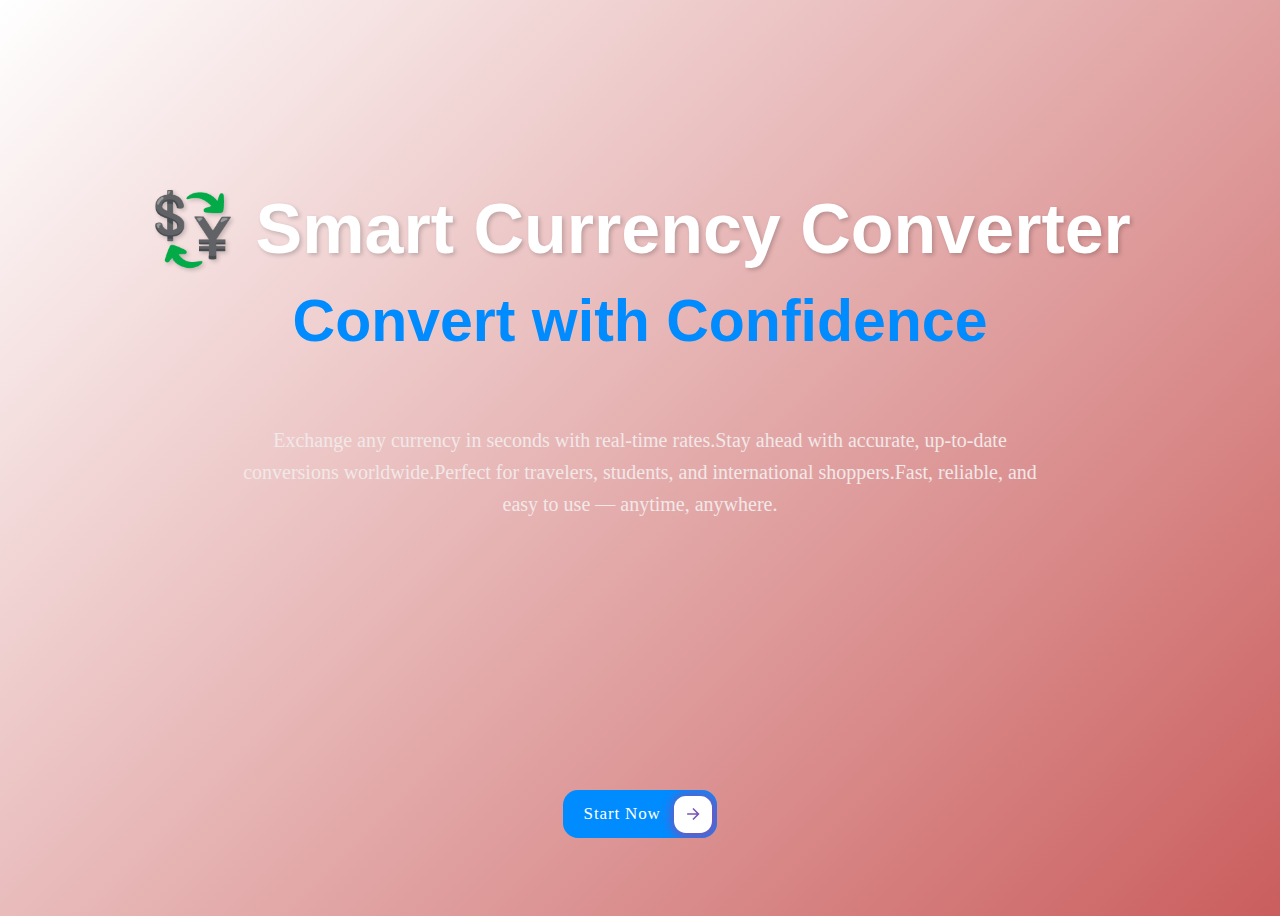
<file: index.html>
<!DOCTYPE html>
<html lang="en">

<head>
    <meta charset="UTF-8">
    <meta name="viewport" content="width=device-width, initial-scale=1.0">
    <title>Currency Converter | Convert Your Currencies</title>
    <link rel="stylesheet" href="style.css">
</head>

<body>
    <div class="content">
        <h1 class="content1">💱 Smart Currency Converter </h1>
        <h2 class="content2">Convert with Confidence</h2>
        <p>Exchange any currency in seconds with real-time rates.Stay ahead with accurate, up-to-date conversions worldwide.Perfect for travelers, students, and international shoppers.Fast, reliable, and easy to use — anytime, anywhere.
        </p>
</div> 
<button id="startBtn" class="cssbuttons-io-button">
  Start Now
  <div class="icon">
    <svg height="24" width="24" viewBox="0 0 24 24" xmlns="http://www.w3.org/2000/svg">
      <path d="M0 0h24v24H0z" fill="none"></path>
      <path d="M16.172 11l-5.364-5.364 1.414-1.414L20 12l-7.778 7.778-1.414-1.414L16.172 13H4v-2z"
            fill="currentColor"></path>
    </svg>
  </div>
</button>
<script src="app.js"></script>
    </body>
</html>
</file>
<file: style.css>
body {
	background: linear-gradient(-45deg, #ffffff, #000000, #b92828, #ffffff);
	background-size: 400% 400%;
	animation: gradient 15s ease infinite;
	height: 100vh;
    display: flex;
    flex-direction: column;
    align-items: center;
}

@keyframes gradient {
	0% {
		background-position: 0% 50%;
	}
	50% {
		background-position: 100% 50%;
	}
	100% {
		background-position: 0% 50%;
	}
}

.content {
    text-align: center;
    max-width: 1200px;
    margin: 0 auto;
    padding: 0 20px;
    flex: 1;
    display: flex;
    flex-direction: column;
    justify-content: center;
}

.content1 {
    font-size: 70px;
    font-family: Verdana, Geneva, Tahoma, sans-serif;
    color: #ffffff;
    animation: fadeInScale 3s ease-in-out infinite alternate;
    text-shadow: 2px 2px 4px rgba(0, 0, 0, 0.2);
    margin-top: 0;
}

.content2 {
    font-size: 59px;
    margin-top: -30px;
    font-family: Verdana, Geneva, Tahoma, sans-serif;
    color: #008cff;
    animation: slideInFromLeft 3s ease-in-out infinite alternate;
}

.content p {
    font-size: 20px;
    margin-top: 20px;
    color: #f1e8e8;
    animation: fadeInUp 3s ease-in-out infinite alternate;
    max-width: 800px;
    margin-left: auto;
    margin-right: auto;
    line-height: 1.6;
}

@keyframes fadeInScale {
    0% {
        opacity: 0.8;
        transform: scale(0.95);
    }
    100% {
        opacity: 1;
        transform: scale(1.05);
    }
}

@keyframes slideInFromLeft {
    0% {
        transform: translateX(-20px);
        opacity: 0.8;
    }
    100% {
        transform: translateX(20px);
        opacity: 1;
    }
}

@keyframes fadeInUp {
    0% {
        transform: translateY(-10px);
        opacity: 0.8;
    }
    100% {
        transform: translateY(10px);
        opacity: 1;
    }
}

.cssbuttons-io-button {
    background: #008cff;
    color: white;
    font-family: inherit;
    margin: 70px auto; 
    padding: 0.35em;
    padding-left: 1.2em;
    font-size: 17px;
    font-weight: 500;
    border-radius: 0.9em;
    border: none;
    letter-spacing: 0.05em;
    display: flex;
    align-items: center;
    box-shadow: inset 0 0 1.6em -0.6em #008cff;
    overflow: hidden;
    position: relative;
    height: 2.8em;
    padding-right: 3.3em;
    cursor: pointer;
}
  
.cssbuttons-io-button .icon {
    background: white;
    margin-left: 1em;
    position: absolute;
    display: flex;
    align-items: center;
    justify-content: center;
    height: 2.2em;
    width: 2.2em;
    border-radius: 0.7em;
    box-shadow: 0.1em 0.1em 0.6em 0.2em #7b52b9;
    right: 0.3em;
    transition: all 0.3s;
}
  
.cssbuttons-io-button:hover .icon {
    width: calc(100% - 0.6em);
}
  
.cssbuttons-io-button .icon svg {
    width: 1.1em;
    transition: transform 0.3s;
    color: #7b52b9;
}
  
.cssbuttons-io-button:hover .icon svg {
    transform: translateX(0.1em);
}
  
.cssbuttons-io-button:active .icon {
    transform: scale(0.95);
}
  }
  
  .cssbuttons-io-button:active .icon {
    transform: scale(0.95);
  }
</file>
